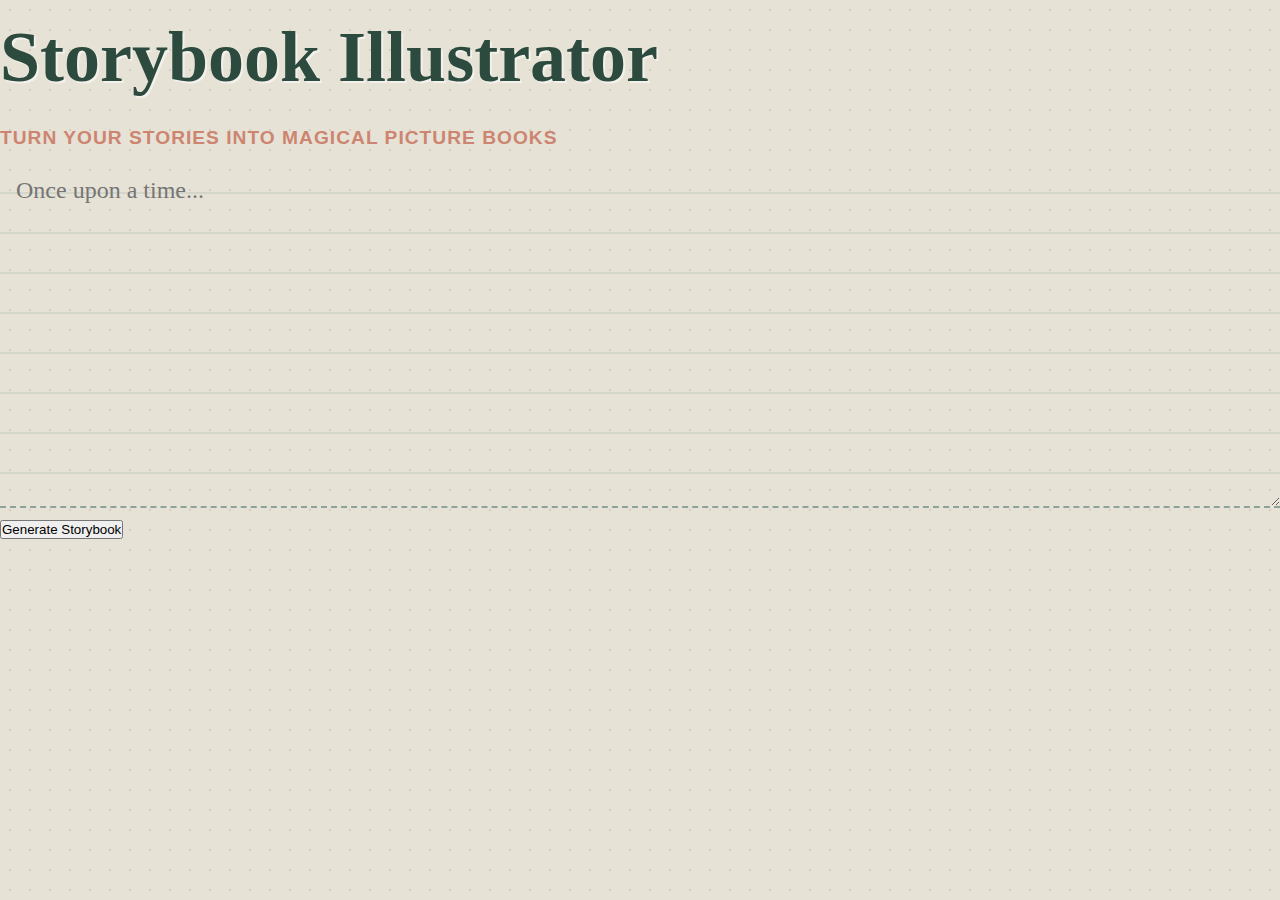
<file: frontend/index.html>
<!DOCTYPE html>
<html lang="en">
<head>
    <meta charset="UTF-8">
    <meta name="viewport" content="width=device-width, initial-scale=1.0">
    <link rel="stylesheet" href="style.css" />
    <title>Storybook-Illustartor Homepage</title>
</head>
<body>
  <div class="container">
    <h1>Storybook Illustrator</h1>
    <p class="subtitle">Turn your stories into magical picture books</p>

    <textarea
      id="storyInput"
      placeholder="Once upon a time..."
      rows="8"
    ></textarea>

    <button id="generateBtn"> Generate Storybook</button>

    <div id="status"></div>

    <div id="storybook"></div>
  </div>

  <script src="script.js"></script>
</body>
</html>
</file>
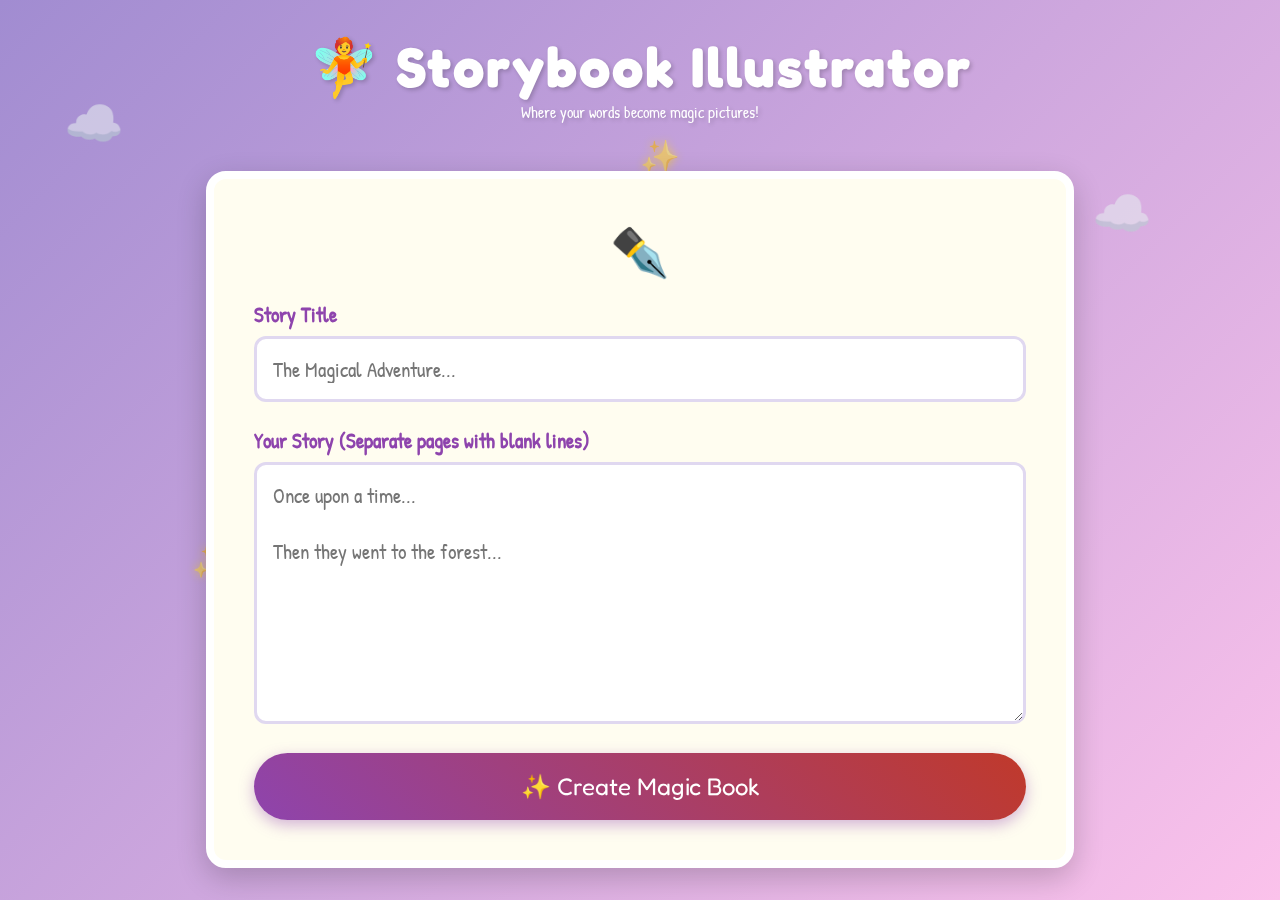
<file: frontend/magic_book.html>
<!DOCTYPE html>
<html lang="en">
<head>
    <meta charset="UTF-8">
    <meta name="viewport" content="width=device-width, initial-scale=1.0">
    <title>Magical Storybook Illustrator ✨</title>
    <link href="https://fonts.googleapis.com/css2?family=Fredoka+One&family=Patrick+Hand&display=swap" rel="stylesheet">
    <style>
        /* ==================== WHIMSICAL STYLING ==================== */
        :root {
            --primary: #8e44ad;
            --secondary: #f39c12;
            --bg-gradient: linear-gradient(135deg, #a18cd1 0%, #fbc2eb 100%);
            --parchment: #fffdf0;
        }

        * { box-sizing: border-box; margin: 0; padding: 0; }

        body {
            font-family: 'Patrick Hand', cursive;
            background: var(--bg-gradient);
            min-height: 100vh;
            color: #2c3e50;
            overflow-x: hidden;
        }

        /* Floating Background Elements */
        .magical-bg { position: fixed; width: 100%; height: 100%; z-index: -1; pointer-events: none; }
        .cloud, .star { position: absolute; opacity: 0.6; animation: float 10s infinite ease-in-out; }
        .cloud { font-size: 3rem; }
        .star { font-size: 2rem; color: #fff; text-shadow: 0 0 10px gold; }
        .c1 { top: 10%; left: 5%; animation-duration: 15s; }
        .c2 { top: 20%; right: 10%; animation-duration: 18s; }
        .s1 { top: 60%; left: 15%; animation: twinkle 3s infinite; }
        .s2 { top: 15%; left: 50%; animation: twinkle 4s infinite; }

        @keyframes float { 50% { transform: translateY(-20px); } }
        @keyframes twinkle { 50% { opacity: 1; transform: scale(1.2); } }

        /* Layout */
        .container { max-width: 900px; margin: 0 auto; padding: 2rem 1rem; }
        
        .hero { text-align: center; margin-bottom: 3rem; color: white; text-shadow: 2px 2px 4px rgba(0,0,0,0.2); }
        .hero h1 { font-family: 'Fredoka One', cursive; font-size: 3.5rem; letter-spacing: 2px; }

        /* Card Styling */
        .card {
            background: var(--parchment);
            padding: 2.5rem;
            border-radius: 20px;
            box-shadow: 0 10px 30px rgba(0,0,0,0.2);
            border: 8px solid #fff;
            position: relative;
        }

        .input-group { margin-bottom: 1.5rem; }
        label { display: block; font-size: 1.3rem; margin-bottom: 0.5rem; color: var(--primary); font-weight: bold; }
        
        input, textarea {
            width: 100%;
            padding: 1rem;
            border: 3px solid #e0d8f0;
            border-radius: 12px;
            font-family: 'Patrick Hand', cursive;
            font-size: 1.3rem;
            transition: 0.3s;
        }
        input:focus, textarea:focus { border-color: var(--primary); outline: none; box-shadow: 0 0 15px rgba(142,68,173,0.2); }

        /* Magic Button */
        .magic-btn {
            width: 100%;
            padding: 1.2rem;
            background: linear-gradient(45deg, #8e44ad, #c0392b);
            color: white;
            border: none;
            border-radius: 50px;
            font-family: 'Fredoka One', cursive;
            font-size: 1.5rem;
            cursor: pointer;
            transition: 0.2s;
            box-shadow: 0 5px 15px rgba(142,68,173,0.4);
        }
        .magic-btn:hover { transform: translateY(-3px) scale(1.02); }
        .magic-btn:disabled { background: #bdc3c7; cursor: not-allowed; transform: none; }

        /* Loading State */
        .crystal-ball {
            width: 100px; height: 100px;
            background: radial-gradient(circle at 30% 30%, #a9dce8, #74b9ff);
            border-radius: 50%;
            margin: 0 auto 2rem;
            box-shadow: 0 0 30px #74b9ff;
            position: relative;
            animation: glow 2s infinite alternate;
        }
        @keyframes glow { from { box-shadow: 0 0 20px #74b9ff; } to { box-shadow: 0 0 40px #74b9ff, 0 0 10px white; } }

        .progress-bar { width: 100%; height: 20px; background: #ddd; border-radius: 10px; overflow: hidden; margin-top: 1rem; }
        .progress-fill { height: 100%; background: linear-gradient(90deg, #f1c40f, #e67e22); width: 0%; transition: width 0.3s; }

        /* Results */
        .page-card {
            background: white;
            border-radius: 15px;
            overflow: hidden;
            margin-bottom: 3rem;
            box-shadow: 0 15px 40px rgba(0,0,0,0.2);
            animation: popIn 0.6s ease-out;
        }
        @keyframes popIn { from { opacity: 0; transform: translateY(20px); } to { opacity: 1; transform: translateY(0); } }

        .page-image { width: 100%; display: block; min-height: 200px; background: #f0f0f0; }
        .page-text { padding: 2rem; font-size: 1.4rem; line-height: 1.6; text-align: center; border-top: 5px solid var(--secondary); }
        .page-num { display: inline-block; background: var(--secondary); color: white; padding: 0.2rem 1rem; border-radius: 20px; margin-bottom: 1rem; }

        .hidden { display: none !important; }
    </style>
</head>
<body>
    <div class="magical-bg">
        <div class="cloud c1">☁️</div>
        <div class="cloud c2">☁️</div>
        <div class="star s1">✨</div>
        <div class="star s2">✨</div>
    </div>

    <main class="container">
        <header class="hero">
            <h1>🧚 Storybook Illustrator</h1>
            <p>Where your words become magic pictures!</p>
        </header>

        <section id="inputSection" class="card">
            <div style="text-align: center; font-size: 3rem; margin-bottom: 1rem;">✒️</div>
            <div class="input-group">
                <label>Story Title</label>
                <input type="text" id="storyTitle" placeholder="The Magical Adventure...">
            </div>
            <div class="input-group">
                <label>Your Story (Separate pages with blank lines)</label>
                <textarea id="storyText" rows="8" placeholder="Once upon a time...&#10;&#10;Then they went to the forest..."></textarea>
            </div>
            <button id="generateBtn" onclick="generateStory()" class="magic-btn">✨ Create Magic Book</button>
        </section>

        <section id="loadingSection" class="card hidden" style="text-align: center;">
            <div class="crystal-ball"></div>
            <h2>Conjuring Illustrations...</h2>
            <p id="loadingText">Mixing potions...</p>
            <div class="progress-bar"><div id="progressFill" class="progress-fill"></div></div>
            <p style="margin-top: 1rem; font-size: 0.9rem; color: #666;">(This might take 1-2 minutes. Please be patient!)</p>
        </section>

        <section id="resultsSection" class="hidden">
            <h2 id="resultTitle" style="text-align: center; color: white; font-size: 3rem; margin-bottom: 2rem; text-shadow: 2px 2px 4px rgba(0,0,0,0.3);"></h2>
            <div id="pagesContainer"></div>
            <div style="text-align: center; margin-top: 2rem;">
                <button onclick="location.reload()" class="magic-btn" style="width: auto; padding: 1rem 3rem;">🔄 Write Another Story</button>
            </div>
        </section>
    </main>

    <script>
        const API_URL = 'http://localhost:8000';

        async function generateStory() {
            // 1. Get Input
            const title = document.getElementById('storyTitle').value.trim() || "My Story";
            const text = document.getElementById('storyText').value.trim();

            if (!text) {
                alert("Please write a story first!");
                return;
            }

            // 2. Show Loading
            document.getElementById('inputSection').classList.add('hidden');
            document.getElementById('loadingSection').classList.remove('hidden');
            updateProgress(10, "Waking up the artists...");

            try {
                // 3. Send Request
                console.log("Sending request to backend...");
                
                const response = await fetch(`${API_URL}/generate-storybook?title=${encodeURIComponent(title)}`, {
                    method: 'POST',
                    headers: { 'Content-Type': 'application/json' },
                    body: JSON.stringify({ story_text: text })
                });

                updateProgress(50, "Painting the masterpieces...");

                if (!response.ok) {
                    const errData = await response.json();
                    throw new Error(errData.detail || "Server error");
                }

                const data = await response.json();
                console.log("Data received:", data);

                // 4. Show Results
                updateProgress(100, "Finishing touches...");
                setTimeout(() => displayResults(data), 500);

            } catch (error) {
                console.error(error);
                alert("❌ The Magic Failed!\n\nReason: " + error.message + "\n\nTip: Make sure the backend window is running and 'images' folder exists!");
                location.reload(); // Reset to let them try again
            }
        }

        function displayResults(data) {
            document.getElementById('loadingSection').classList.add('hidden');
            const resultsSection = document.getElementById('resultsSection');
            const container = document.getElementById('pagesContainer');
            
            document.getElementById('resultTitle').textContent = data.story_title;
            container.innerHTML = ""; // Clear old pages
            resultsSection.classList.remove('hidden');

            // Loop through pages
            data.images.forEach(page => {
                const pageDiv = document.createElement('div');
                pageDiv.className = 'page-card';

                // Image logic (Fixed opacity bug)
                let imgHtml = '';
                if (page.image_filename && page.image_filename !== 'error') {
                    // We use a timestamp to prevent caching old images with same name
                    const imgSrc = `${API_URL}/images/${page.image_filename}?t=${new Date().getTime()}`;
                    imgHtml = `<img src="${imgSrc}" class="page-image" alt="Story Illustration">`;
                } else {
                    imgHtml = `<div class="page-image" style="display:flex;align-items:center;justify-content:center;color:red;">Failed to load image</div>`;
                }

                pageDiv.innerHTML = `
                    ${imgHtml}
                    <div class="page-text">
                        <span class="page-num">Page ${page.page_number}</span>
                        <p>${page.page_text}</p>
                    </div>
                `;
                container.appendChild(pageDiv);
            });

            window.scrollTo({ top: 0, behavior: 'smooth' });
        }

        function updateProgress(percent, text) {
            document.getElementById('progressFill').style.width = percent + '%';
            document.getElementById('loadingText').textContent = text;
        }
    </script>
</body>
</html>
</file>
<file: frontend/style.css>
/* ==================== COTTAGECORE THEME ==================== */
:root {
    --paper: #f9f7f1;
    --sage-green: #8da399;
    --deep-green: #2d4a3e;
    --soft-pink: #f4d0c3;
    --terracotta: #cd8571;
    --text-main: #4a4a4a;
    --shadow: rgba(45, 74, 62, 0.15);
}

* { box-sizing: border-box; margin: 0; padding: 0; }

body {
    font-family: 'Quicksand', sans-serif;
    background-color: #e6e2d6;
    background-image: radial-gradient(#d3cec0 1px, transparent 1px);
    background-size: 20px 20px;
    color: var(--text-main);
    min-height: 100vh;
    overflow-x: hidden;
    line-height: 1.6;
}

/* ==================== DECORATIVE BACKGROUND ==================== */
.decoration-container {
    position: fixed;
    top: 0; left: 0; width: 100%; height: 100%;
    pointer-events: none;
    z-index: -1;
    overflow: hidden;
}

.flower {
    position: absolute;
    font-size: 2rem;
    opacity: 0.6;
    animation: float-gentle 8s infinite ease-in-out;
}

.f1 { top: 10%; left: 5%; animation-delay: 0s; color: var(--sage-green); }
.f2 { top: 20%; right: 10%; animation-delay: 2s; color: var(--terracotta); }
.f3 { bottom: 15%; left: 15%; animation-delay: 4s; color: var(--soft-pink); font-size: 3rem; }
.f4 { top: 50%; right: 5%; animation-delay: 1s; color: var(--deep-green); }

@keyframes float-gentle {
    0%, 100% { transform: translateY(0) rotate(0deg); }
    50% { transform: translateY(-20px) rotate(10deg); }
}

/* ==================== LAYOUT ==================== */
.main-container {
    max-width: 850px;
    margin: 4rem auto;
    padding: 0 1.5rem;
}

.header-section {
    text-align: center;
    margin-bottom: 3rem;
    position: relative;
}

h1 {
    font-family: 'Cormorant Garamond', serif;
    font-size: 4.5rem;
    color: var(--deep-green);
    font-weight: 700;
    margin-bottom: 0.5rem;
    text-shadow: 2px 2px 0px rgba(255,255,255,0.5);
}

.subtitle {
    font-size: 1.2rem;
    color: var(--terracotta);
    font-weight: 600;
    letter-spacing: 1px;
    text-transform: uppercase;
}

/* ==================== BOOK/CARD COMPONENT ==================== */
.storybook-card {
    background: var(--paper);
    border-radius: 12px;
    box-shadow: 
        0 20px 40px var(--shadow),
        inset 0 0 60px rgba(189, 178, 153, 0.2);
    padding: 3rem;
    position: relative;
    border: 1px solid rgba(0,0,0,0.05);
}

.storybook-card::before {
    content: '';
    position: absolute;
    top: -10px; left: 20px; right: 20px;
    height: 20px;
    background: var(--soft-pink);
    border-radius: 10px;
    z-index: -1;
}

.input-group { margin-bottom: 2rem; }

label {
    display: block;
    font-family: 'Cormorant Garamond', serif;
    font-size: 1.8rem;
    color: var(--deep-green);
    margin-bottom: 0.8rem;
    font-style: italic;
}

input[type="text"], textarea {
    width: 100%;
    padding: 1rem;
    background: transparent;
    border: none;
    border-bottom: 2px dashed var(--sage-green);
    font-family: 'Cormorant Garamond', serif;
    font-size: 1.5rem;
    color: var(--text-main);
    transition: all 0.3s;
    line-height: 1.5;
    background-image: linear-gradient(transparent 95%, rgba(141, 163, 153, 0.2) 95%);
    background-size: 100% 2.5rem;
}

textarea {
    resize: vertical;
    min-height: 200px;
    line-height: 2.5rem;
}

input:focus, textarea:focus {
    outline: none;
    border-bottom: 2px solid var(--terracotta);
    background-color: rgba(255,255,255,0.4);
}

/* ==================== BUTTONS ==================== */
.btn-draw {
    background: var(--deep-green);
    color: var(--paper);
    font-family: 'Quicksand', sans-serif;
    font-size: 1.2rem;
    font-weight: 600;
    padding: 1rem 3rem;
    border: none;
    border-radius: 50px;
    cursor: pointer;
    transition: transform 0.2s, box-shadow 0.2s;
    display: block;
    width: 100%;
    margin-top: 1rem;
    position: relative;
    overflow: hidden;
}

.btn-draw::after {
    content: '✨';
    position: absolute;
    right: 20px;
    opacity: 0.5;
}

.btn-draw:hover {
    transform: translateY(-2px);
    box-shadow: 0 10px 20px rgba(45, 74, 62, 0.3);
    background: var(--terracotta);
}

/* ==================== LOADING STATE ==================== */
.loading-container { text-align: center; padding: 2rem; }
.loading-icon { font-size: 3rem; animation: spin 3s infinite linear; display: inline-block; margin-bottom: 1rem; }
.loading-title { font-family: 'Cormorant Garamond'; color: var(--deep-green); }
.loading-subtitle { color: var(--sage-green); }

@keyframes spin { 0% { transform: rotate(0deg); } 100% { transform: rotate(360deg); } }

.progress-bar-bg {
    width: 100%;
    height: 12px;
    background: #e0e0e0;
    border-radius: 6px;
    overflow: hidden;
    margin-top: 1rem;
}

.progress-fill {
    height: 100%;
    background: repeating-linear-gradient(
        45deg,
        var(--sage-green),
        var(--sage-green) 10px,
        var(--deep-green) 10px,
        var(--deep-green) 20px
    );
    width: 0%;
    transition: width 0.4s ease;
}

/* ==================== RESULTS PAGE ==================== */
.result-title {
    text-align: center;
    font-family: 'Cormorant Garamond';
    font-size: 3rem;
    margin-bottom: 3rem;
    color: var(--deep-green);
}

.book-page {
    display: grid;
    grid-template-columns: 1fr;
    gap: 2rem;
    background: white;
    padding: 1.5rem;
    margin-bottom: 3rem;
    box-shadow: 0 10px 30px rgba(0,0,0,0.08);
    border-radius: 4px;
    border: 1px solid #eee;
}

@media (min-width: 768px) {
    .book-page {
        grid-template-columns: 1fr 1fr;
        align-items: center;
        padding: 3rem;
    }
    .book-page:nth-child(even) {
        grid-template-columns: 1fr 1fr;
        direction: rtl;
    }
    .book-page:nth-child(even) > * {
        direction: ltr;
    }
}

.page-img-wrapper {
    position: relative;
    padding: 10px;
    background: white;
    box-shadow: 0 5px 15px rgba(0,0,0,0.1);
    transform: rotate(-1deg);
}

.book-page:nth-child(even) .page-img-wrapper { transform: rotate(1deg); }

.page-img {
    width: 100%;
    height: auto;
    display: block;
    border-radius: 2px;
}

.page-content {
    font-family: 'Cormorant Garamond', serif;
    font-size: 1.4rem;
    color: var(--text-main);
    text-align: left;
}

.page-num {
    display: inline-block;
    font-family: 'Quicksand', sans-serif;
    font-size: 0.9rem;
    color: var(--sage-green);
    text-transform: uppercase;
    letter-spacing: 2px;
    margin-bottom: 1rem;
    border-bottom: 1px solid var(--terracotta);
    padding-bottom: 5px;
}

.page-text::first-letter {
    font-size: 3.5rem;
    float: left;
    margin-right: 10px;
    line-height: 0.8;
    color: var(--terracotta);
    font-family: 'Cormorant Garamond', serif;
}

.restart-container { text-align: center; margin-top: 4rem; }
.restart-btn { width: auto; background: var(--terracotta); }
.hidden { display: none !important; }
</file>
